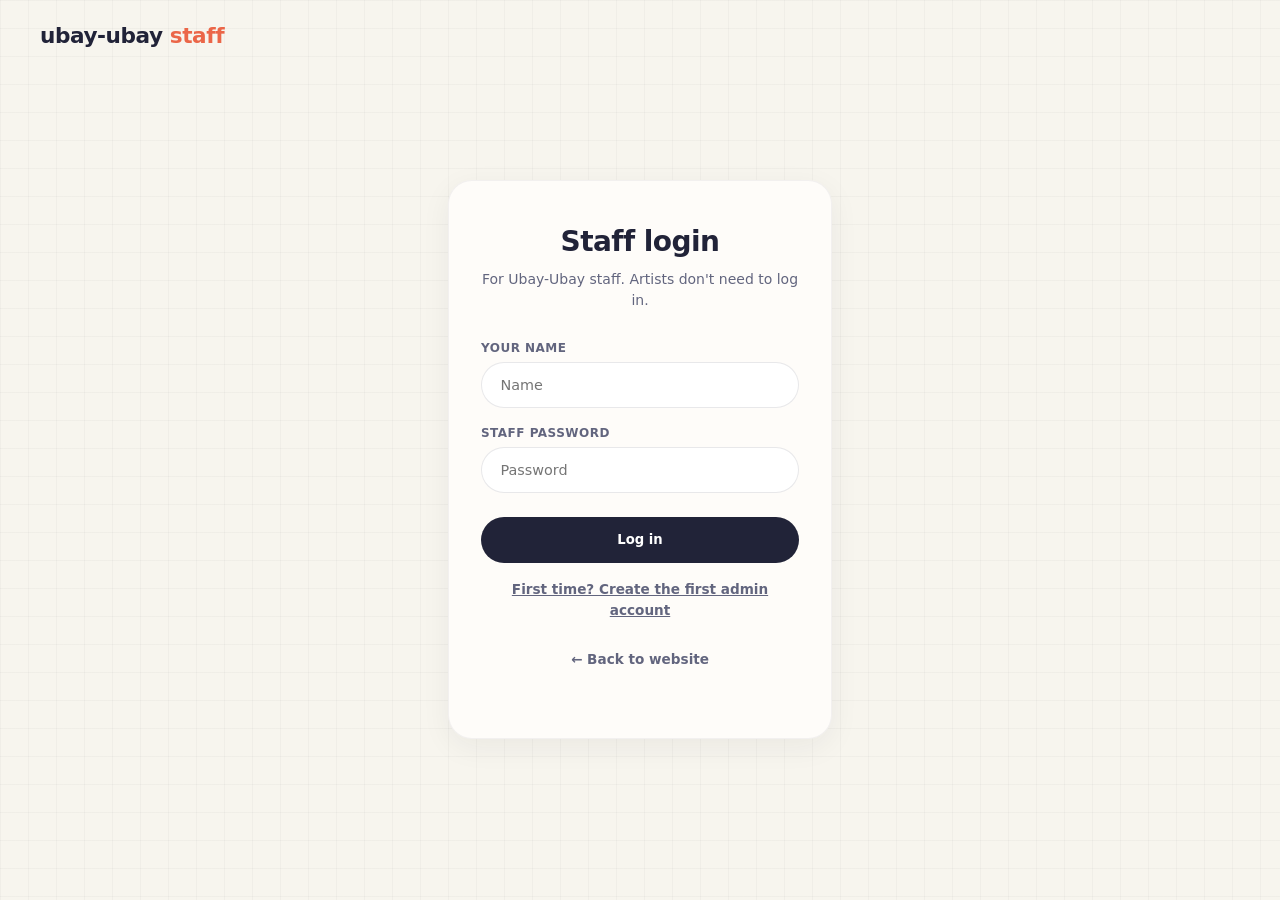
<file: admin.html>
<!doctype html>
<html lang="en">
<head>
  <meta charset="utf-8">
  <meta name="viewport" content="width=device-width, initial-scale=1">
  <title>Staff page, Ubay-Ubay</title>
  <meta name="robots" content="noindex, nofollow">
  <link rel="stylesheet" href="admin.css?v=5">
  <script src="script.js?v=29" defer></script>
  <script src="admin.js?v=7" defer></script>
</head>
<body class="staff-page">

<header class="staff-bar">
  <a class="staff-brand" href="index.html" aria-label="Ubay-Ubay website">
    ubay-ubay <span>staff</span>
  </a>
  <div class="staff-top-user" id="staff-top-user" hidden>
    <span class="staff-user">Logged in as <strong id="staff-shown"></strong></span>
    <button class="button button-ghost button-small" type="button" id="refresh-button">Refresh</button>
    <button class="button button-ghost button-small" type="button" id="logout-button">Log out</button>
  </div>
</header>

<main class="staff-main">

  <!-- Log in -->
  <section class="login-box" id="login-box" hidden aria-labelledby="login-title">
    <h2 id="login-title">Staff login</h2>
    <p class="small">For Ubay-Ubay staff. Artists don't need to log in.</p>
    <form class="form" id="login-form" novalidate>
      <div class="field">
        <label for="staff-name">Your name</label>
        <input id="staff-name" type="text" autocomplete="name" maxlength="60" placeholder="Name" required>
      </div>
      <div class="field">
        <label for="staff-password">Staff password</label>
        <input id="staff-password" type="password" autocomplete="current-password" placeholder="Password" required>
      </div>
      <button class="button button-primary" type="submit" id="login-button">Log in</button>
      <p class="small form-status" id="login-status" role="status" aria-live="polite"></p>
    </form>
    <p class="small" style="margin-top: 1rem;"><a href="#" id="show-setup" class="text-link">First time? Create the first admin account</a></p>
    <p class="small staff-login-back" style="margin-top: 1.25rem;"><a href="index.html" style="color: var(--navy-muted); text-decoration: none; font-weight: 600; font-size: 0.85rem;">← Back to website</a></p>
  </section>

  <!-- First-time setup -->
  <section class="login-box" id="setup-box" hidden aria-labelledby="setup-title">
    <h2 id="setup-title">First-time setup</h2>
    <p class="small">Create the first admin account. You need the setup code.</p>
    <form class="form" id="setup-form" novalidate>
      <div class="field"><label for="setup-name">Your name</label>
        <input id="setup-name" type="text" maxlength="60" placeholder="Name" required></div>
      <div class="field"><label for="setup-password">Password</label>
        <input id="setup-password" type="password" autocomplete="new-password" placeholder="8+ characters" required></div>
      <div class="field"><label for="setup-password2">Repeat password</label>
        <input id="setup-password2" type="password" autocomplete="new-password" required></div>
      <div class="field"><label for="setup-code">Setup code</label>
        <input id="setup-code" type="password" autocomplete="off" required></div>
      <button class="button button-primary" type="submit" id="setup-button">Create account</button>
      <p class="small form-status" id="setup-status" role="status" aria-live="polite"></p>
    </form>
    <p class="small" style="margin-top: 1.25rem;"><a href="#" id="setup-back" class="text-link">← Back to login</a></p>
  </section>

  <!-- Dashboard -->
  <div id="admin-app" hidden>
    <h1 class="staff-title" id="page-title">Sign-ups</h1>

    <div class="tabs" role="tablist">
      <button class="tab is-active" type="button" role="tab" id="tab-signups" aria-selected="true">Sign-ups</button>
      <button class="tab" type="button" role="tab" id="tab-staff" aria-selected="false" hidden>Staff accounts</button>
    </div>

    <p class="small form-status admin-status" id="admin-status" role="status" aria-live="polite"></p>

    <div id="panel-signups">

    <!-- Stat Tiles -->
    <div class="stat-tiles" role="group" aria-label="Show">
      <button class="stat-tile" type="button" data-filter="needs" aria-pressed="true">
        <span class="stat-label">Needs a reply</span>
        <span class="stat-count" id="count-needs">0</span>
        <span class="stat-note" id="note-needs">All caught up</span>
      </button>
      <button class="stat-tile" type="button" data-filter="Accepted" aria-pressed="false">
        <span class="stat-label">Accepted</span>
        <span class="stat-count" id="count-accepted">0</span>
        <span class="stat-note">In the program</span>
      </button>
      <button class="stat-tile" type="button" data-filter="Declined" aria-pressed="false">
        <span class="stat-label">Declined</span>
        <span class="stat-count" id="count-declined">0</span>
        <span class="stat-note">Told "not this time"</span>
      </button>
      <button class="stat-tile" type="button" data-filter="uploads" aria-pressed="false">
        <span class="stat-label">Uploaded this month</span>
        <span class="stat-count" id="count-uploads">0</span>
        <span class="stat-note" id="note-uploads">Artists</span>
      </button>
    </div>

    <!-- Filters Container -->
    <div class="filter-card-wrapper">
      <form class="staff-filters" id="staff-filters" role="search" aria-label="Filter sign-ups">
        <div class="filter-bar">
          <input type="search" id="f-q" name="q" placeholder="Search name, artist name, or email..." autocomplete="off">
        </div>
        <details class="filter-more">
          <summary>More filters</summary>
          <div class="filter-grid">
            <div class="field">
              <label for="f-status">Status</label>
              <select id="f-status" name="status">
                <option value="all">All</option>
                <option value="New">New (not decided)</option>
                <option value="Accepted">Accepted</option>
                <option value="Declined">Declined</option>
              </select>
            </div>
            <div class="field">
              <label for="f-replied">Replied</label>
              <select id="f-replied" name="replied">
                <option value="all">All</option>
                <option value="no">Not replied yet</option>
                <option value="yes">Replied</option>
              </select>
            </div>
            <div class="field">
              <label for="f-uploads">Uploads</label>
              <select id="f-uploads" name="uploads">
                <option value="all">All</option>
                <option value="month">Uploaded this month</option>
                <option value="any">Uploaded any time</option>
                <option value="none">No uploads yet</option>
              </select>
            </div>
            <div class="field">
              <label for="f-signed">Signed</label>
              <select id="f-signed" name="signed">
                <option value="any">Any time</option>
                <option value="week">Last 7 days</option>
                <option value="month">This month</option>
              </select>
            </div>
            <div class="field">
              <label for="f-sort">Sort</label>
              <select id="f-sort" name="sort">
                <option value="oldest">Longest wait</option>
                <option value="newest">Newest</option>
                <option value="name">A to Z</option>
              </select>
            </div>
          </div>
        </details>
      </form>
    </div>

    <!-- Controls Bar -->
    <div class="list-bar">
      <p id="staff-showing" aria-live="polite">Showing 0 of 0</p>
      <div class="list-bar-actions">
        <label class="check">
          <input type="checkbox" id="f-hide-test" name="hideTest"> Hide test sign-ups
        </label>
        <button class="button button-ghost button-small" type="button" id="clear-filters">Clear filters</button>
        <button class="button button-secondary button-small" type="button" id="copy-emails">Copy emails</button>
      </div>
    </div>

    <!-- Table Container Card -->
    <div class="staff-list" id="staff-list">
      <!-- Generated dynamically by admin.js -->
    </div>
    </div><!-- /panel-signups -->

    <div id="panel-staff" hidden>
      <div class="filter-card-wrapper">
        <h2 class="panel-title">Add a staff account</h2>
        <form id="register-form" novalidate>
          <div class="filter-grid" style="border-top:0;margin-top:0;padding-top:0">
            <div class="field"><label for="new-name">Name</label>
              <input id="new-name" type="text" maxlength="60" required></div>
            <div class="field"><label for="new-password">Temporary password</label>
              <input id="new-password" type="password" autocomplete="new-password" placeholder="8+ characters" required></div>
            <div class="field"><label for="new-role">Role</label>
              <select id="new-role"><option value="staff">Staff</option><option value="admin">Admin</option></select></div>
          </div>
          <p style="margin-top:1rem"><button class="button button-primary" type="submit" id="register-button">Add account</button></p>
          <p class="small form-status" id="register-status" role="status" aria-live="polite"></p>
        </form>
      </div>
      <div class="staff-list" id="staff-accounts"></div>
      <p style="margin-top:1rem"><button class="button button-ghost button-small" type="button" id="change-password">Change my password</button></p>
    </div>
  </div>

</main>

</body>
</html>
</file>
<file: admin.css>
/* ===== UBAY-UBAY STAFF PORTAL (Soft Modern Dashboard) ===== */

:root {
  --bg-cream: #f7f5ee;         /* Warm background tone */
  --card-bg: #fefcf9;          /* Softened warm card background (less blinding) */
  --card-subtle: #f0ece1;      /* Subtle hover/inner tone */
  
  --navy: #212338;
  --navy-muted: #62657e;
  
  /* Soft Pastel Accents */
  --tile-yellow-bg: #fef3d6;
  --tile-yellow-text: #8c6300;
  
  --tile-pink-bg: #fde6ee;
  --tile-pink-text: #a82e5c;
  
  --tile-green-bg: #e5f3e4;
  --tile-green-text: #2f6b32;
  
  --tile-purple-bg: #ede8fa;
  --tile-purple-text: #593bb3;

  --font-heading: system-ui, -apple-system, BlinkMacSystemFont, "Segoe UI", Roboto, sans-serif;
  --font-body: system-ui, -apple-system, BlinkMacSystemFont, "Segoe UI", Roboto, sans-serif;
  
  --radius-xl: 24px;
  --radius-l: 16px;
  --radius-m: 12px;
  --radius-pill: 9999px;
  
  --shadow-card: 0 4px 20px rgba(33, 35, 56, 0.03);
  --shadow-hover: 0 8px 30px rgba(33, 35, 56, 0.06);

  --cols: minmax(0, 1.4fr) minmax(0, 1.2fr) minmax(0, 1.8fr) 6rem 7rem 5rem 2rem;
}

* { box-sizing: border-box; margin: 0; padding: 0; }
[hidden] { display: none !important; }

body.staff-page {
  min-height: 100vh;
  background: var(--bg-cream);
  color: var(--navy);
  font-family: var(--font-body);
  font-size: 0.9375rem;
  line-height: 1.5;
  -webkit-font-smoothing: antialiased;
}

/* Background Grid Texture */
body.staff-page::before {
  content: "";
  position: fixed;
  inset: 0;
  z-index: 0;
  pointer-events: none;
  --line: rgba(33, 35, 56, 0.03);
  background-image: 
    linear-gradient(var(--line) 1px, transparent 0),
    linear-gradient(90deg, var(--line) 1px, transparent 0);
  background-size: 28px 28px;
}

.staff-main {
  position: relative;
  z-index: 2;
  max-width: 72rem;
  margin: 0 auto;
  padding: 4.5rem 1.75rem 4rem;
}

/* ===== Header Bar ===== */
.staff-bar {
  position: absolute;
  top: 0;
  left: 0;
  right: 0;
  z-index: 10;
  display: flex;
  align-items: center;
  justify-content: space-between;
  padding: 1.25rem 2.5rem;
}

.staff-brand {
  font-family: var(--font-heading);
  font-size: 1.35rem;
  font-weight: 800;
  color: var(--navy);
  letter-spacing: -0.02em;
  text-decoration: none;
}

.staff-brand span {
  color: #eb6648;
}

.staff-top-user {
  display: flex;
  align-items: center;
  gap: 0.75rem;
}

.staff-user {
  font-size: 0.875rem;
  color: var(--navy-muted);
  font-weight: 500;
}

.staff-user strong {
  color: var(--navy);
  font-weight: 700;
}

/* ===== Login Box Card ===== */
.login-box {
  position: relative;
  z-index: 2;
  width: min(92vw, 24rem);
  margin: 12vh auto 0;
  padding: 2.5rem 2rem;
  background: var(--card-bg);
  border-radius: var(--radius-xl);
  box-shadow: var(--shadow-hover);
  text-align: center;
  border: 1px solid rgba(33, 35, 56, 0.05);
}

.login-box h2 {
  font-size: 1.75rem;
  font-weight: 800;
  color: var(--navy);
  margin-bottom: 0.35rem;
  letter-spacing: -0.02em;
}

.login-box > p {
  font-size: 0.875rem;
  color: var(--navy-muted);
  margin-bottom: 1.75rem;
}

.field {
  display: flex;
  flex-direction: column;
  gap: 0.35rem;
  margin-bottom: 1rem;
  text-align: left;
}

.field label {
  font-size: 0.75rem;
  font-weight: 700;
  text-transform: uppercase;
  letter-spacing: 0.04em;
  color: var(--navy-muted);
}

.staff-page input[type="text"],
.staff-page input[type="search"],
.staff-page input[type="password"],
.staff-page select {
  width: 100%;
  height: 2.85rem;
  padding: 0 1.15rem;
  border: 1px solid rgba(33, 35, 56, 0.1);
  border-radius: var(--radius-pill);
  background: #ffffff;
  color: var(--navy);
  font-family: var(--font-body);
  font-size: 0.9rem;
  transition: all 0.2s ease;
}

.staff-page input:focus, .staff-page select:focus {
  outline: none;
  border-color: var(--navy);
}

/* ===== Dashboard Title & Stat Tiles ===== */
.staff-title {
  font-family: var(--font-heading);
  font-size: 2.25rem;
  font-weight: 800;
  color: var(--navy);
  letter-spacing: -0.03em;
  margin-bottom: 1.5rem;
}

.stat-tiles {
  display: grid;
  grid-template-columns: repeat(4, 1fr);
  gap: 1rem;
  margin-bottom: 1.75rem;
}

.stat-tile {
  position: relative;
  display: flex;
  flex-direction: column;
  justify-content: space-between;
  min-height: 7.5rem;
  padding: 1.25rem 1.5rem;
  border-radius: var(--radius-l);
  border: 1px solid rgba(0, 0, 0, 0.02);
  box-shadow: var(--shadow-card);
  text-align: left;
  cursor: pointer;
  transition: all 0.2s ease;
}

.stat-tile:hover {
  transform: translateY(-2px);
  box-shadow: var(--shadow-hover);
}

.stat-tile[data-filter="needs"] { background: var(--tile-pink-bg); color: var(--tile-pink-text); }
.stat-tile[data-filter="Accepted"] { background: var(--tile-green-bg); color: var(--tile-green-text); }
.stat-tile[data-filter="Declined"] { background: var(--tile-yellow-bg); color: var(--tile-yellow-text); }
.stat-tile[data-filter="uploads"] { background: var(--tile-purple-bg); color: var(--tile-purple-text); }

.stat-label { font-size: 0.875rem; font-weight: 700; opacity: 0.9; }
.stat-count { font-size: 2.25rem; font-weight: 800; line-height: 1.1; margin-top: 0.35rem; }
.stat-note { font-size: 0.8125rem; font-weight: 500; opacity: 0.8; }
.stat-tile[aria-pressed="true"] { outline: 2px solid currentColor; outline-offset: -2px; }

/* ===== Filter Card Container ===== */
.filter-card-wrapper {
  background: var(--card-bg);
  border-radius: var(--radius-l);
  padding: 1.25rem;
  box-shadow: var(--shadow-card);
  margin-bottom: 1.5rem;
  border: 1px solid rgba(33, 35, 56, 0.03);
}

.filter-more { margin-top: 0.75rem; }
.filter-more summary {
  list-style: none;
  display: inline-flex;
  align-items: center;
  font-weight: 600;
  font-size: 0.85rem;
  color: var(--navy-muted);
  cursor: pointer;
  padding: 0.25rem 0.5rem;
}
.filter-more summary:hover { color: var(--navy); }

.filter-grid {
  display: grid;
  grid-template-columns: repeat(auto-fit, minmax(10rem, 1fr));
  gap: 1rem;
  margin-top: 1rem;
  padding-top: 1rem;
  border-top: 1px solid rgba(33, 35, 56, 0.06);
}

.staff-page select {
  height: 2.5rem;
  padding: 0 0.85rem;
  border-radius: var(--radius-m);
  font-size: 0.875rem;
}

/* ===== List Controls Bar ===== */
.list-bar {
  display: flex;
  align-items: center;
  justify-content: space-between;
  gap: 1rem;
  margin: 1.5rem 0 1rem;
}

.list-bar p { font-size: 0.875rem; font-weight: 600; color: var(--navy-muted); }
.list-bar-actions { display: flex; align-items: center; gap: 0.75rem; }

.check {
  display: flex;
  align-items: center;
  gap: 0.4rem;
  font-size: 0.85rem;
  font-weight: 600;
  color: var(--navy);
  cursor: pointer;
}
.check input { accent-color: var(--navy); }

/* ===== Main Data Card / Table ===== */
.staff-list {
  background: var(--card-bg);
  border-radius: var(--radius-xl);
  box-shadow: var(--shadow-card);
  padding: 0.75rem;
  overflow: hidden;
  border: 1px solid rgba(33, 35, 56, 0.03);
}

.srow-titles {
  display: grid;
  grid-template-columns: var(--cols);
  align-items: center;
  gap: 0.75rem;
  padding: 0.85rem 1.25rem 0.6rem;
  font-size: 0.725rem;
  font-weight: 700;
  text-transform: uppercase;
  letter-spacing: 0.05em;
  color: var(--navy-muted);
  border-bottom: 1px solid rgba(33, 35, 56, 0.05);
}

.srow { border-radius: var(--radius-m); transition: background 0.15s ease; }
.srow + .srow { margin-top: 0.2rem; }

.srow-head {
  width: 100%;
  display: grid;
  grid-template-columns: var(--cols);
  align-items: center;
  gap: 0.75rem;
  padding: 1rem 1.25rem;
  border: none;
  background: transparent;
  color: inherit;
  font: inherit;
  text-align: left;
  cursor: pointer;
  border-radius: var(--radius-m);
}

.srow-head:hover { background: var(--card-subtle); }
.srow.is-open { background: var(--card-subtle); }

.srow-artist strong { font-weight: 700; color: var(--navy); font-size: 0.95rem; }
.srow-full, .srow-email, .srow-date { font-size: 0.875rem; color: var(--navy-muted); }
.srow-wait { font-size: 0.85rem; font-weight: 600; color: var(--navy-muted); }

/* Status Badges */
.tag {
  display: inline-flex;
  align-items: center;
  justify-content: center;
  padding: 0.25rem 0.65rem;
  border-radius: var(--radius-pill);
  font-size: 0.75rem;
  font-weight: 700;
}

.tag-new { background: var(--tile-pink-bg); color: var(--tile-pink-text); }
.tag-accepted { background: var(--tile-green-bg); color: var(--tile-green-text); }
.tag-declined { background: var(--tile-yellow-bg); color: var(--tile-yellow-text); }

/* Buttons */
.staff-page .button {
  display: inline-flex;
  align-items: center;
  justify-content: center;
  height: 2.35rem;
  padding: 0 1.15rem;
  border: none;
  border-radius: var(--radius-pill);
  font-family: var(--font-body);
  font-weight: 700;
  font-size: 0.825rem;
  cursor: pointer;
  text-decoration: none;
  transition: all 0.2s ease;
}

.staff-page .button-primary { background: var(--navy); color: #ffffff; }
.staff-page .button-primary:hover { opacity: 0.9; transform: translateY(-1px); }
.login-box .button-primary { width: 100%; height: 2.85rem; margin-top: 0.5rem; }
.staff-page .button-secondary { background: var(--card-subtle); color: var(--navy); }
.staff-page .button-ghost { background: transparent; color: var(--navy); border: 1px solid rgba(33, 35, 56, 0.15); }
.staff-page .button-small { height: 2.1rem; padding: 0 0.9rem; font-size: 0.8rem; }

.staff-empty { padding: 3rem 1.5rem; text-align: center; color: var(--navy-muted); }
.staff-empty-title { font-size: 1rem; font-weight: 600; }

@media (max-width: 56rem) {
  .stat-tiles { grid-template-columns: repeat(2, 1fr); }
  .srow-email, .srow-titles span:nth-child(3) { display: none; }
}

/* ===== Additions: tabs, details, staff accounts ===== */
.text-link { color: var(--navy-muted); font-weight: 600; font-size: 0.85rem; }
.text-link:hover { color: var(--navy); }
.form-status.is-error, .is-error { color: #b3261e; }
.panel-title { font-size: 1.1rem; font-weight: 800; margin-bottom: 1rem; }

.tabs { display: flex; gap: 0.5rem; margin-bottom: 1.5rem; }
.tab {
  border: 1px solid rgba(33, 35, 56, 0.12); background: transparent; color: var(--navy-muted);
  font: inherit; font-weight: 700; font-size: 0.85rem; padding: 0.5rem 1.1rem;
  border-radius: var(--radius-pill); cursor: pointer;
}
.tab.is-active { background: var(--navy); color: #fff; border-color: var(--navy); }

.srow-detail { padding: 0.25rem 1.25rem 1.25rem; display: grid; gap: 1rem; }
.detail-grid { display: grid; grid-template-columns: repeat(auto-fit, minmax(12rem, 1fr)); gap: 0.75rem 1.5rem; }
.detail-grid dt { font-size: 0.7rem; font-weight: 700; text-transform: uppercase; letter-spacing: 0.05em; color: var(--navy-muted); }
.detail-grid dd { font-size: 0.9rem; word-break: break-word; }
.detail-grid a, .detail-links a { color: var(--navy); font-weight: 600; }
.detail-links { display: flex; flex-wrap: wrap; gap: 1rem; font-size: 0.875rem; }
.detail-actions { display: flex; flex-wrap: wrap; gap: 0.5rem; }
.detail-notes { width: 100%; min-height: 4.5rem; padding: 0.7rem 0.9rem; border: 1px solid rgba(33,35,56,.12); border-radius: var(--radius-m); font: inherit; font-size: 0.875rem; background: #fff; color: var(--navy); resize: vertical; }

.staff-account-row { display: grid; grid-template-columns: minmax(0,1.4fr) 6rem minmax(0,1.4fr) 6rem auto; gap: 0.75rem; align-items: center; padding: 0.85rem 1.25rem; border-radius: var(--radius-m); }
.staff-account-row + .staff-account-row { border-top: 1px solid rgba(33,35,56,.05); }
.staff-account-row .actions { display: flex; gap: 0.4rem; justify-content: flex-end; }
.tag-inactive { background: var(--card-subtle); color: var(--navy-muted); }
.tag-admin { background: var(--tile-purple-bg); color: var(--tile-purple-text); }
.tag-staff { background: var(--tile-green-bg); color: var(--tile-green-text); }

@media (max-width: 56rem) {
  .staff-account-row { grid-template-columns: 1fr 1fr; }
  .staff-account-row .actions { justify-content: flex-start; grid-column: 1 / -1; }
}

/* ===== Click feedback ===== */
.staff-page .button,
.tab, .stat-tile, .srow-head { -webkit-tap-highlight-color: transparent; user-select: none; }

.staff-page .button:hover { filter: brightness(0.96); }
.staff-page .button:active { transform: scale(0.95); filter: brightness(0.88); }
.staff-page .button-primary:active { opacity: 1; transform: scale(0.95); }
.staff-page .button-ghost:hover { background: var(--card-subtle); }
.staff-page .button-ghost:active { background: rgba(33, 35, 56, 0.12); }

.staff-page .button:focus-visible,
.tab:focus-visible, .stat-tile:focus-visible, .srow-head:focus-visible {
  outline: 3px solid rgba(89, 59, 179, 0.45);
  outline-offset: 2px;
}

.tab { transition: all 0.15s ease; }
.tab:hover:not(.is-active) { background: var(--card-subtle); color: var(--navy); }
.tab:active { transform: scale(0.95); }

.stat-tile:active { transform: translateY(0) scale(0.97); box-shadow: var(--shadow-card); }
.srow-head:active { background: rgba(33, 35, 56, 0.1); }
.srow-chevron { text-align: center; transition: transform 0.2s ease; }
.srow.is-open .srow-chevron { transform: rotate(90deg); }

/* Busy / loading state for buttons */
.staff-page .button:disabled { cursor: progress; opacity: 0.75; }
.staff-page .button.is-loading { position: relative; pointer-events: none; }
.staff-page .button.is-loading::before {
  content: "";
  width: 0.85em; height: 0.85em;
  margin-right: 0.5em;
  border: 2px solid currentColor;
  border-right-color: transparent;
  border-radius: 50%;
  animation: spin 0.7s linear infinite;
}
.staff-page .button.is-done { background: var(--tile-green-bg); color: var(--tile-green-text); border-color: transparent; }
@keyframes spin { to { transform: rotate(360deg); } }

/* Toast */
.toast {
  position: fixed; left: 50%; bottom: 1.5rem; z-index: 100;
  transform: translate(-50%, 1rem); opacity: 0; pointer-events: none;
  max-width: min(92vw, 28rem);
  padding: 0.75rem 1.25rem; border-radius: var(--radius-pill);
  background: var(--navy); color: #fff; font-size: 0.875rem; font-weight: 600;
  box-shadow: var(--shadow-hover);
  transition: opacity 0.2s ease, transform 0.2s ease;
}
.toast.show { opacity: 1; transform: translate(-50%, 0); }
.toast.is-error { background: #b3261e; color: #fff; }

@media (prefers-reduced-motion: reduce) {
  .staff-page .button, .tab, .stat-tile, .toast { transition: none; }
  .staff-page .button.is-loading::before { animation-duration: 1.5s; }
}
</file>
